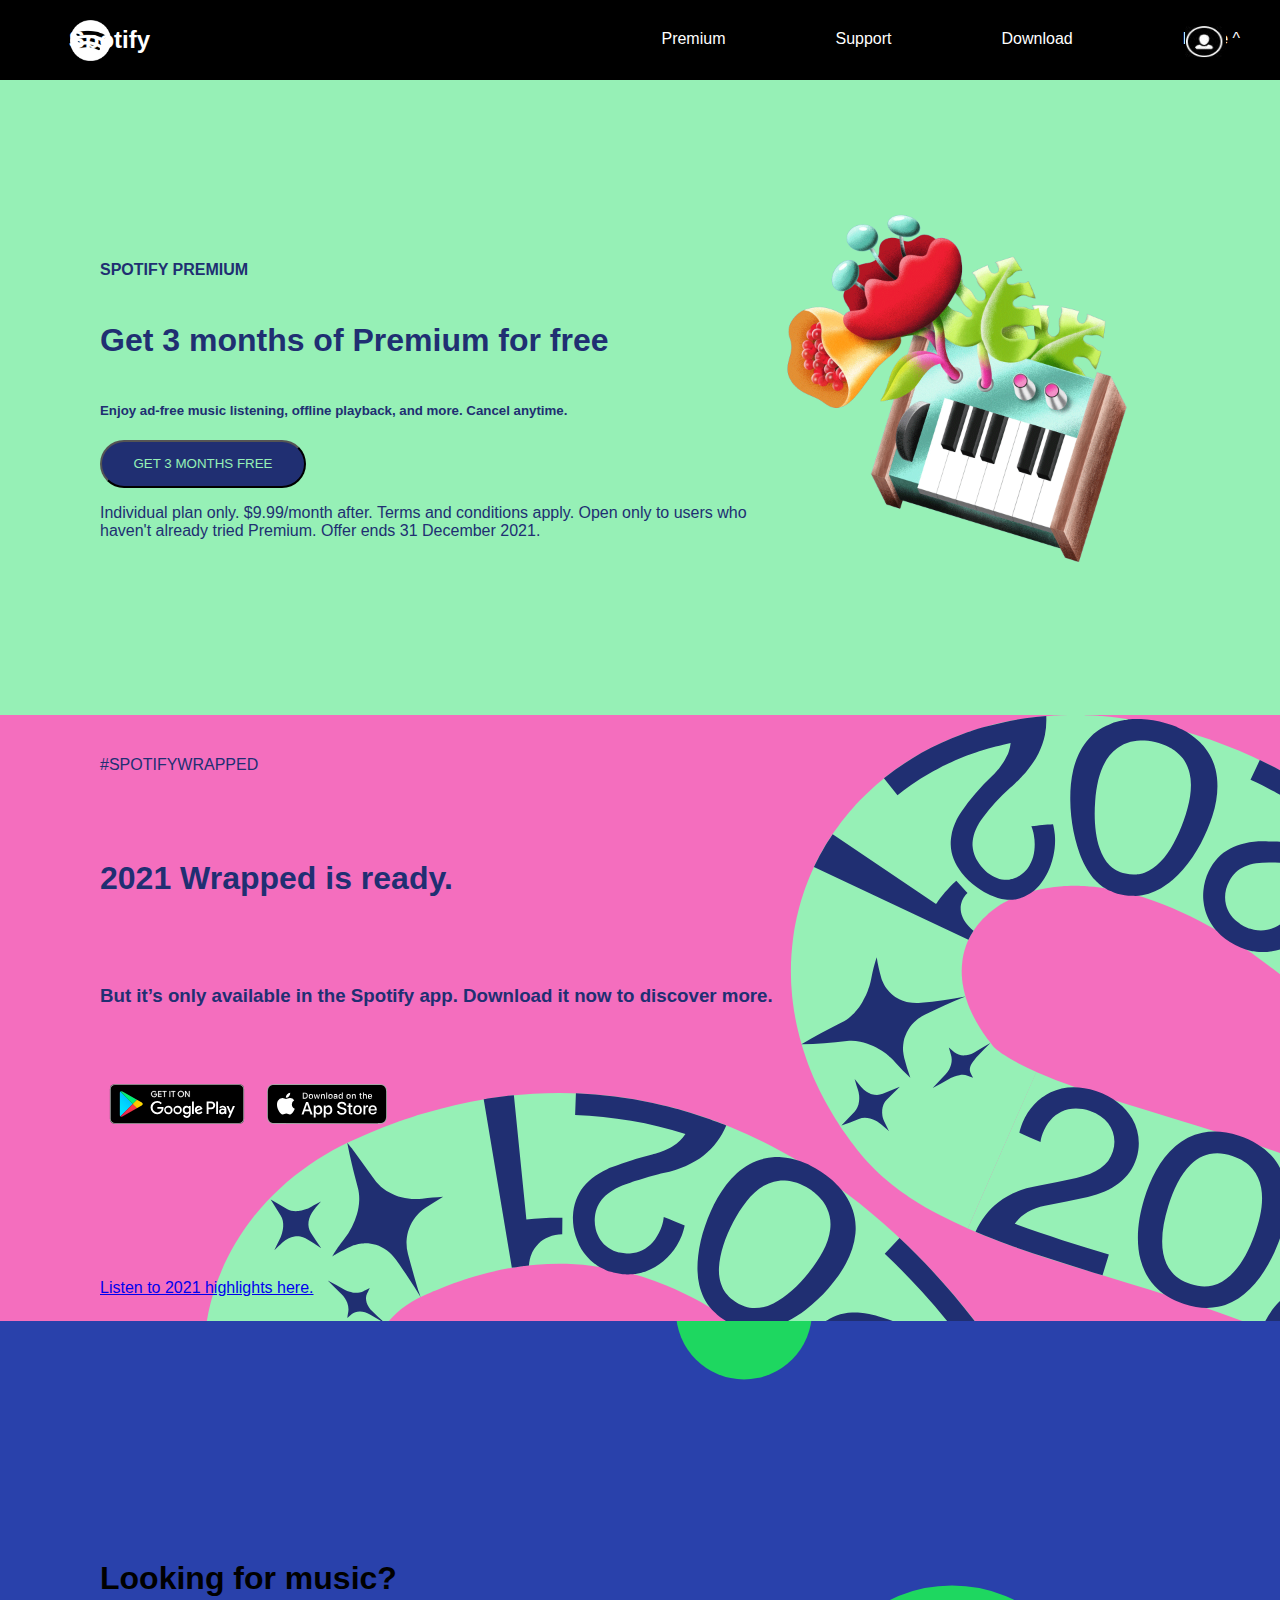
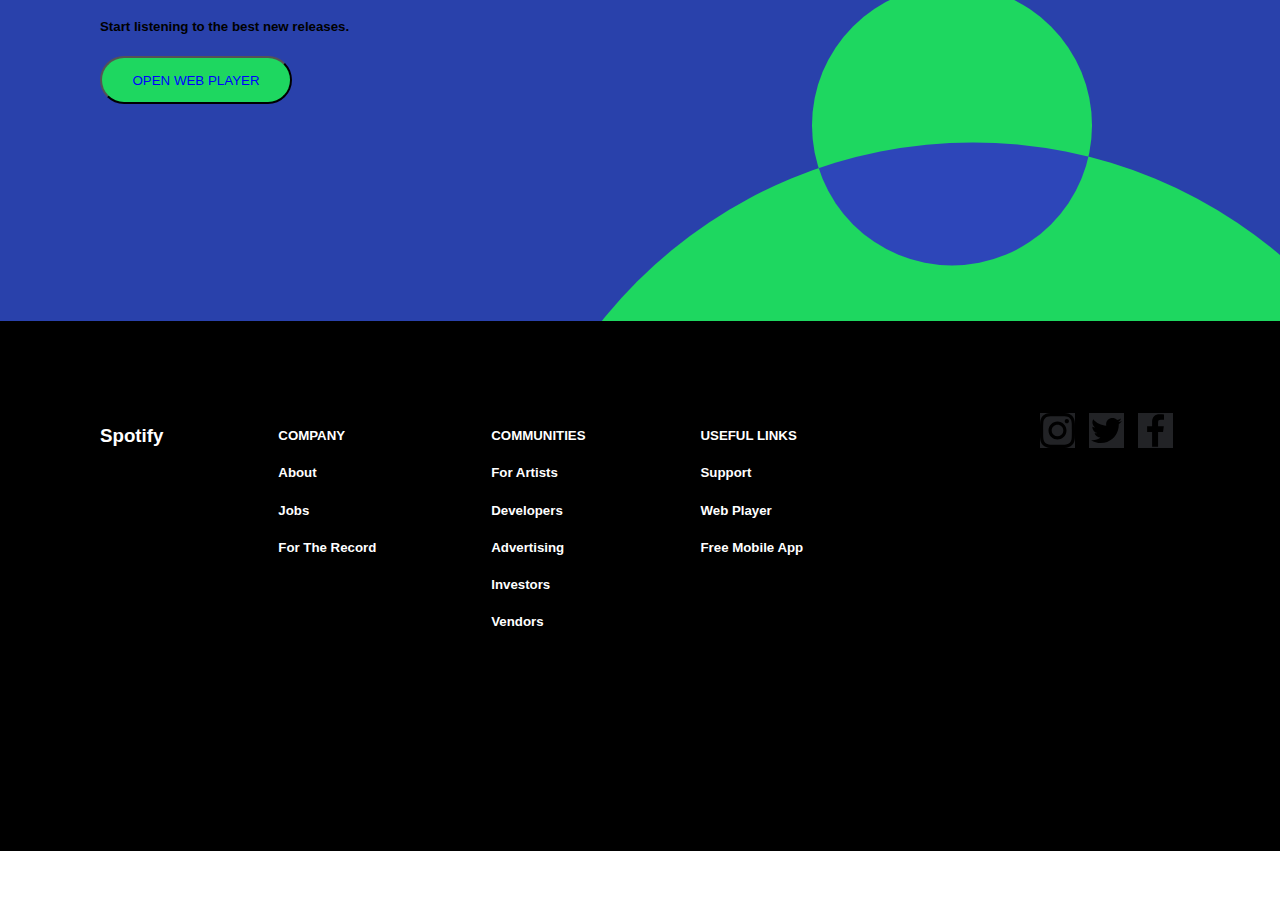
<file: index.html>
<!DOCTYPE html>
<html lang="en">
<head>
    <meta charset="UTF-8">
    <meta http-equiv="X-UA-Compatible" content="IE=edge">
    <meta name="viewport" content="width=device-width, initial-scale=1.0">
    <title>Listening is everything - Spotify</title>
    <link rel="stylesheet" href="test.css">
</head>
  <div class="logo">
    
  </div>

  <div class="header">
    
    
    <div class="header-container">
        <a href="#"><img src="./logo.png" alt=""></a>
        <div class="proflogo">
            <a href="#"><img src="./profile.JPG" alt=""></a>
        </div>
        
        <div class="sp">
            <a href="#"><h2>Spotify</h2></a>
        </div>
        <nav>
            
            <a href="#">Premium</a>
            <a href="#">Support</a>
            <a href="#">Download</a>
            <a href="#">Profile  ^</a>
    
        </nav>
        
    </div>
  </div>
  <main>
         <div class="banner-container">
               <div class="container">
               <div class="top">
                   <div class="top-left">
                    
                      <h4>SPOTIFY PREMIUM</h4>
                      <h1>Get 3 months of Premium for free</h1>
                      <h5>Enjoy ad-free music listening, offline playback, and more. Cancel anytime.</h5>
                      <button>GET 3 MONTHS FREE</button>
                      <p>Individual plan only. $9.99/month after. Terms and conditions apply. Open only to users who haven't already tried Premium. Offer ends 31 December 2021.</p>
                   </div>
                   <div class="top-right">
                    <img src="image.png" width=400 height=400 alt="">
                   </div>
               </div> 
               <div class="bottom">
                   
                   <p>#SPOTIFYWRAPPED</p>
                   <h1>2021 Wrapped is ready.</h1>
                   <h3>But it’s only available in the Spotify app. Download it now to discover more.</h3>
                   <a href="#"><img src="play.svg"width=154 height=60 alt=""></a>
                     <div class="applelogo">
                        <a href="#"><img src="apple.svg" alt=""></a>
                     </div>
                   <a href="#">
                    Listen to 2021 highlights here.</a>
               </div>
               <div class="bottom2">
                     <div class="bottom2-container">
                        <h1>Looking for music?</h1>
                        <h5>Start listening to the best new releases.</h5>
                        <button>OPEN WEB PLAYER</button>
                     </div>
                   
                   
               </div>
        
               </div>

    </div>
</main>
<body>
    
</body>


<footer>
    <div class="footer-container">
        
        
        <div class="one">
            <h3>Spotify</h3>
        </div>
        <div class="two">
            <h5>COMPANY</h5>
            <h5>About</h5>
            <h5>Jobs</h5>
            <h5>For The Record</h5>
        </div>
        <div class="three">
            <H5>COMMUNITIES</H5>
            <H5>For Artists</H5>
            <H5>Developers</H5>
            <H5>Advertising</H5>
            <H5>Investors</H5>
            <H5>Vendors</H5>
        </div>
            <div class="four">
            <h5>USEFUL LINKS</h5>
            <h5>Support</h5>
            <h5>Web Player</h5>
            <h5>Free Mobile App</h5>
            </div>
           <div class="five">
            
            </div>
            <div class="six">
                  <div class="insta">
                      <a href="#"><img src="./insta.svg" alt=""></a>
                  </div>
                  <div class="twitter">
                      <a href="#"><img src="./twitter.svg" alt=""></a>
                  </div>
                  <div class="fb">
                      <a href="#"><img src="./fb.svg" alt=""></a>
                  </div>
             </div>


            
      
      
            </footer>
</html>
</file>
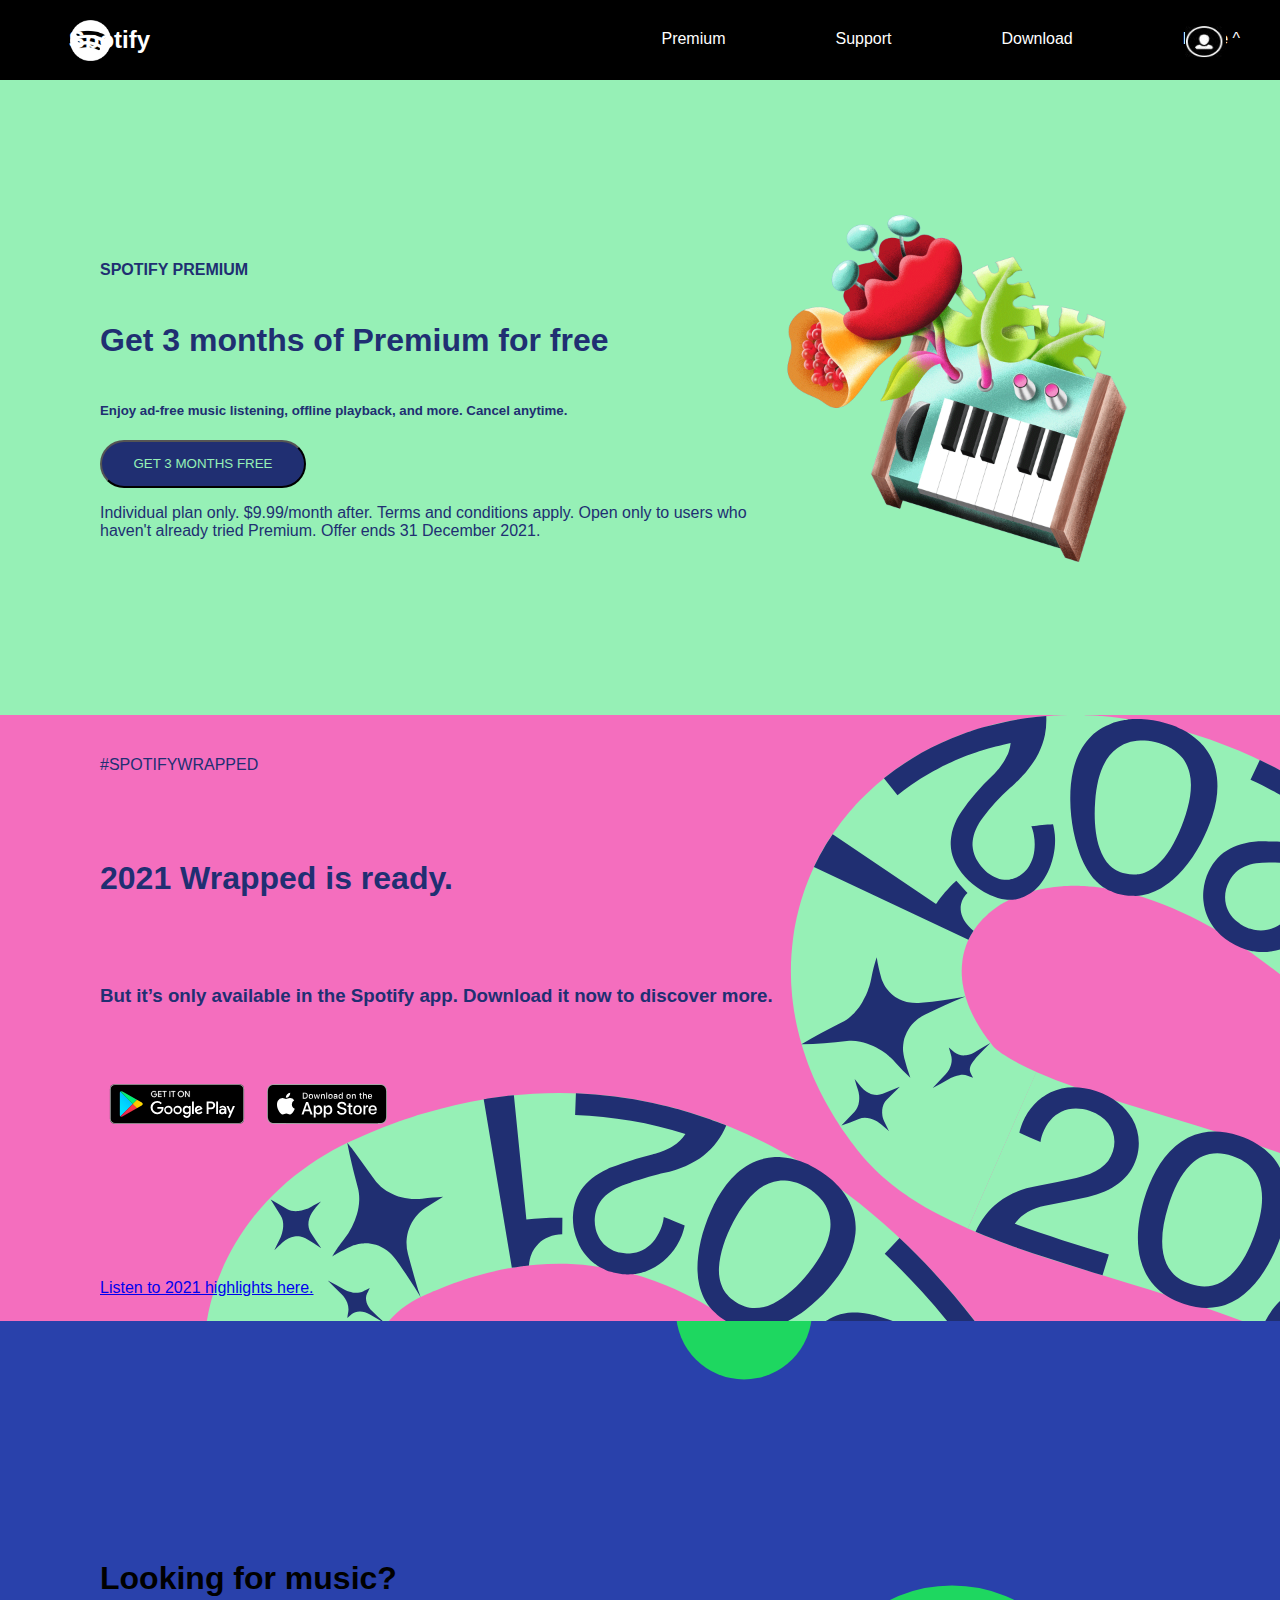
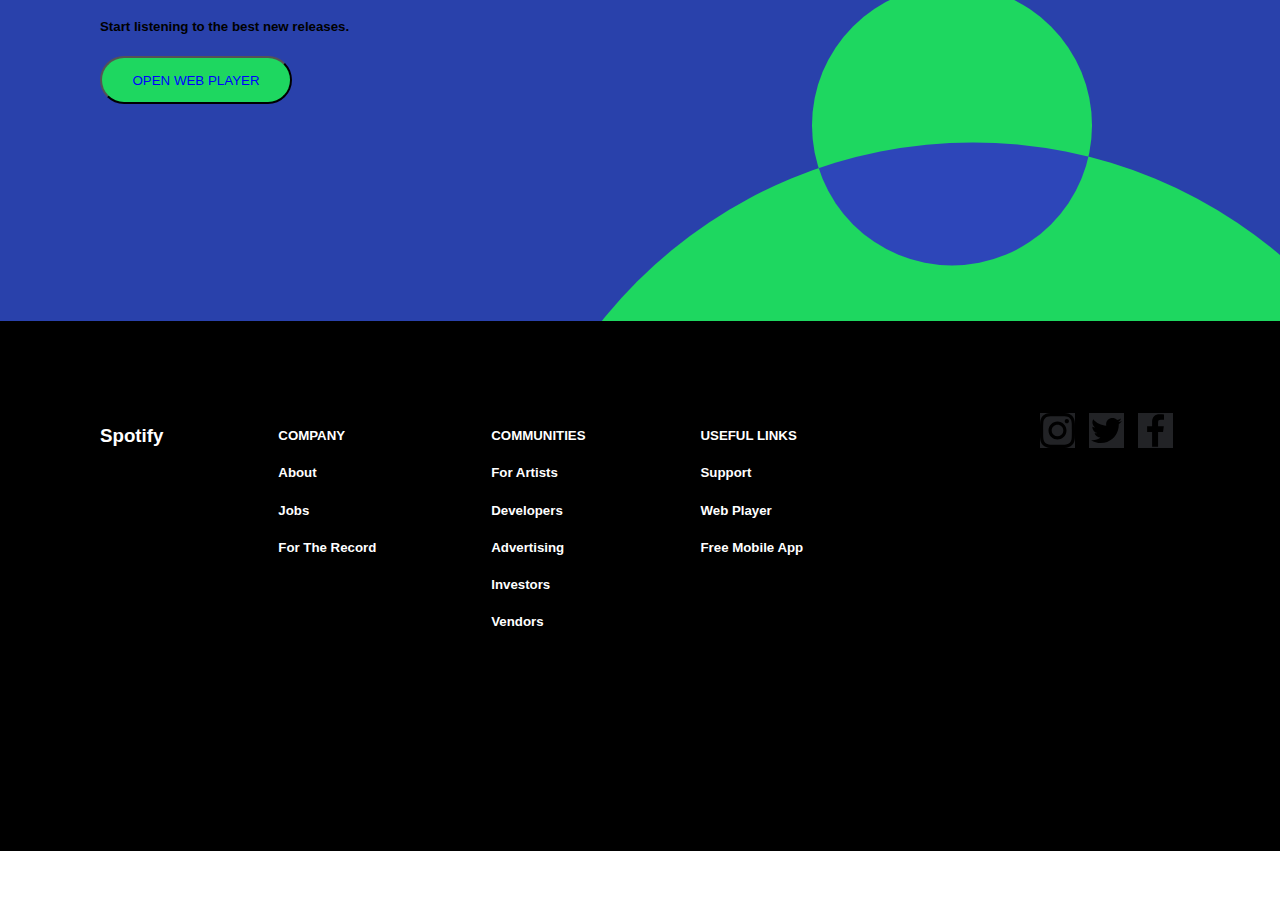
<file: test.html>
<!DOCTYPE html>
<html lang="en">
<head>
    <meta charset="UTF-8">
    <meta http-equiv="X-UA-Compatible" content="IE=edge">
    <meta name="viewport" content="width=device-width, initial-scale=1.0">
    <title>Listening is everything - Spotify</title>
    <link rel="stylesheet" href="test.css">
</head>
  <div class="logo">
    
  </div>

  <div class="header">
    
    
    <div class="header-container">
        <a href="#"><img src="./logo.png" alt=""></a>
        <div class="proflogo">
            <a href="#"><img src="./profile.JPG" alt=""></a>
        </div>
        
        <div class="sp">
            <a href="#"><h2>Spotify</h2></a>
        </div>
        <nav>
            
            <a href="#">Premium</a>
            <a href="#">Support</a>
            <a href="#">Download</a>
            <a href="#">Profile  ^</a>
    
        </nav>
        
    </div>
  </div>
  <main>
         <div class="banner-container">
               <div class="container">
               <div class="top">
                   <div class="top-left">
                    
                      <h4>SPOTIFY PREMIUM</h4>
                      <h1>Get 3 months of Premium for free</h1>
                      <h5>Enjoy ad-free music listening, offline playback, and more. Cancel anytime.</h5>
                      <button>GET 3 MONTHS FREE</button>
                      <p>Individual plan only. $9.99/month after. Terms and conditions apply. Open only to users who haven't already tried Premium. Offer ends 31 December 2021.</p>
                   </div>
                   <div class="top-right">
                    <img src="image.png" width=400 height=400 alt="">
                   </div>
               </div> 
               <div class="bottom">
                   
                   <p>#SPOTIFYWRAPPED</p>
                   <h1>2021 Wrapped is ready.</h1>
                   <h3>But it’s only available in the Spotify app. Download it now to discover more.</h3>
                   <a href="#"><img src="play.svg"width=154 height=60 alt=""></a>
                     <div class="applelogo">
                        <a href="#"><img src="apple.svg" alt=""></a>
                     </div>
                   <a href="#">
                    Listen to 2021 highlights here.</a>
               </div>
               <div class="bottom2">
                     <div class="bottom2-container">
                        <h1>Looking for music?</h1>
                        <h5>Start listening to the best new releases.</h5>
                        <button>OPEN WEB PLAYER</button>
                     </div>
                   
                   
               </div>
        
               </div>

    </div>
</main>
<body>
    
</body>


<footer>
    <div class="footer-container">
        
        
        <div class="one">
            <h3>Spotify</h3>
        </div>
        <div class="two">
            <h5>COMPANY</h5>
            <h5>About</h5>
            <h5>Jobs</h5>
            <h5>For The Record</h5>
        </div>
        <div class="three">
            <H5>COMMUNITIES</H5>
            <H5>For Artists</H5>
            <H5>Developers</H5>
            <H5>Advertising</H5>
            <H5>Investors</H5>
            <H5>Vendors</H5>
        </div>
            <div class="four">
            <h5>USEFUL LINKS</h5>
            <h5>Support</h5>
            <h5>Web Player</h5>
            <h5>Free Mobile App</h5>
            </div>
           <div class="five">
            
            </div>
            <div class="six">
                  <div class="insta">
                      <a href="#"><img src="./insta.svg" alt=""></a>
                  </div>
                  <div class="twitter">
                      <a href="#"><img src="./twitter.svg" alt=""></a>
                  </div>
                  <div class="fb">
                      <a href="#"><img src="./fb.svg" alt=""></a>
                  </div>
             </div>


            
      
      
            </footer>
</html>
</file>
<file: test.css>
*{
    box-sizing: border-box;
}


body{
    margin: 0;
    padding: 0;
    font-family: Arial, Helvetica, sans-serif;
}

.header {
    width: 100%;
    background-color: black;
    height: 80px;
}

.header-container{
    display: flex;
    justify-content: space-between;
    padding-top: 30px;
    
}
.header-container img{
    height: 41px;
    width: 41px;
    position: relative;
    top: -10px;
}
    h2{
        position: relative;
    top: -42px;
    left: -248px;
}



.header a{
    padding-left: 70px;
    padding-right: 40px;
}

.header a{
    text-decoration: none;
    color: white;
}

.proflogo a{
    position: relative;
    left: 895px;
}

.top{
    width: 100%;
    height: 635px;
    background-color: #96f0b6;
    padding-top: 1px;
    color: #202f72;
    display: flex;
    
    
    
}

.top-left{
    display: flex;
    flex-direction: column;
    width: 60%;
    padding-left: 100px;
    justify-content: center;
}

.top-right{
    
    align-self: center;
}

.bottom{
    display: flex;
    flex-direction: column;
    justify-content: space-around;
    width: 100%;
    height: 606px;
    background-color: #f46ebe;
    padding-top: 1px;
    color: #202f72;
    background-image: url(./2021.svg);
    padding-left: 100px;
    margin-bottom: 50px;
    
    
    
}

.bottom2{
    background-color: #2941ab;
    height: 600px;
    padding-top: 1px;
    background-image: url(./1.svg);
    

    
}

footer{
    
}

.footer-container{
    
    padding-left: 100px;
    padding-right: 100px;
    padding-top: 85px;
    display: flex;
    width: 100%;
    height: 530px;
    background-color: black;
    color: white;
    justify-content: space-between;
    position: relative;
    top: -50px;
}


nav{
    display: flex;
}

.sp h2{
    position: relative;
    left: -372px;;
}

.top-left button{
   background-color: #202f72;
   color:#96f0b6 ;
   width: 206px;
   height: 48px;
   border-radius: 500px
}

.top-left h1{
    font-size: xx-large;
    
}

.applelogo img{
    position: relative;
    left: 167px;
    top: -103px;
}

.bottom2{
    
    display: flex;
    flex-direction: column;
    justify-content: space-around;
    position: relative;
    top: -50px;
    padding-left: 100px;
}


.bottom2 button{
    background-color:  #1ed760;
    color: blue;
    width: 192px;
    height: 48px;
    
    
    
    

    border-radius: 500px;
    
}
.six{
    display: flex;
    justify-content: space-around;
}


.insta img{
    width: 35px;
    height: 35px;
    margin: 7px;
}

.twitter img{
    width: 35px;
    height: 35px;
    margin: 7px;

    

}

.fb{
    width: 35px;
    height: 35px;
    margin: 7px;

}
</file>
